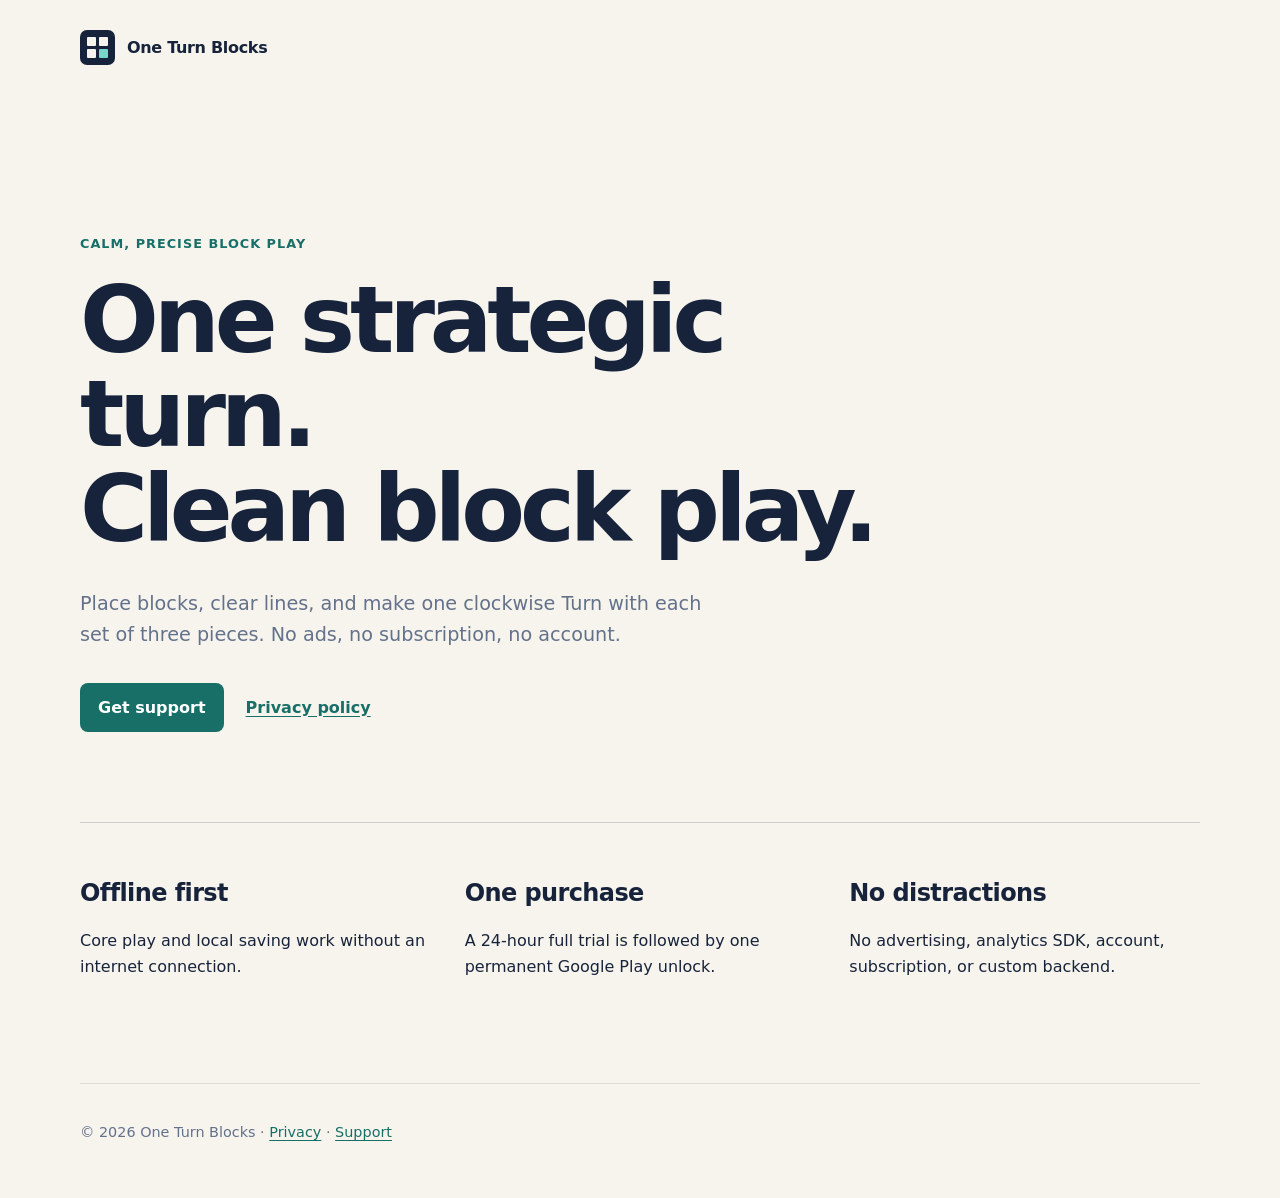
<file: index.html>
<!doctype html>
<html lang="en">
<head>
  <meta charset="utf-8">
  <meta name="viewport" content="width=device-width, initial-scale=1">
  <meta name="description" content="Privacy and support information for One Turn Blocks.">
  <title>One Turn Blocks</title>
  <link rel="stylesheet" href="styles.css">
</head>
<body>
  <header class="site-header">
    <a class="brand" href="./" aria-label="One Turn Blocks home">
      <span class="mark" aria-hidden="true"><i></i><i></i><i></i><i></i></span>
      One Turn Blocks
    </a>
  </header>
  <main>
    <section class="hero">
      <p class="eyebrow">Calm, precise block play</p>
      <h1>One strategic turn.<br>Clean block play.</h1>
      <p>Place blocks, clear lines, and make one clockwise Turn with each set of three pieces. No ads, no subscription, no account.</p>
      <nav class="actions" aria-label="Help and legal information">
        <a class="button" href="support/">Get support</a>
        <a class="text-link" href="privacy/">Privacy policy</a>
      </nav>
    </section>
    <section class="facts" aria-label="Product facts">
      <article><h2>Offline first</h2><p>Core play and local saving work without an internet connection.</p></article>
      <article><h2>One purchase</h2><p>A 24-hour full trial is followed by one permanent Google Play unlock.</p></article>
      <article><h2>No distractions</h2><p>No advertising, analytics SDK, account, subscription, or custom backend.</p></article>
    </section>
  </main>
  <footer><p>© 2026 One Turn Blocks · <a href="privacy/">Privacy</a> · <a href="support/">Support</a></p></footer>
</body>
</html>
</file>
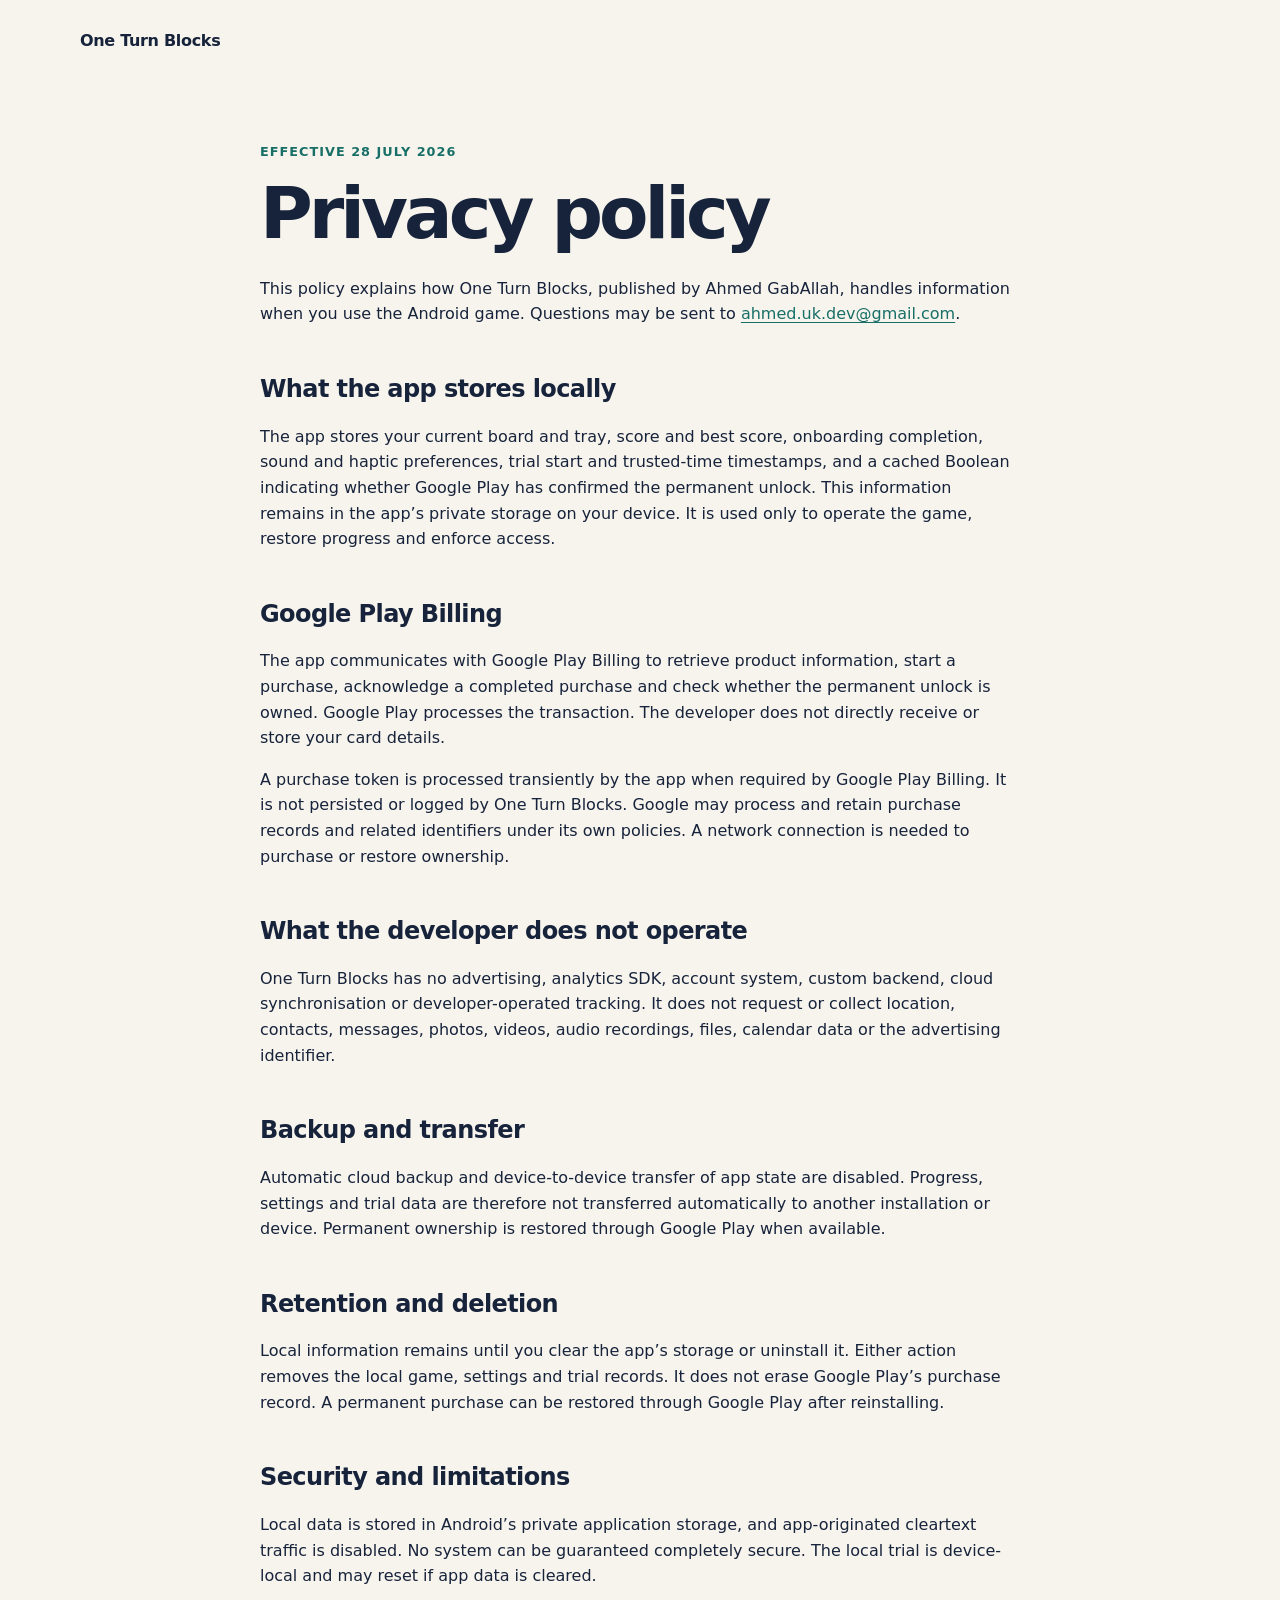
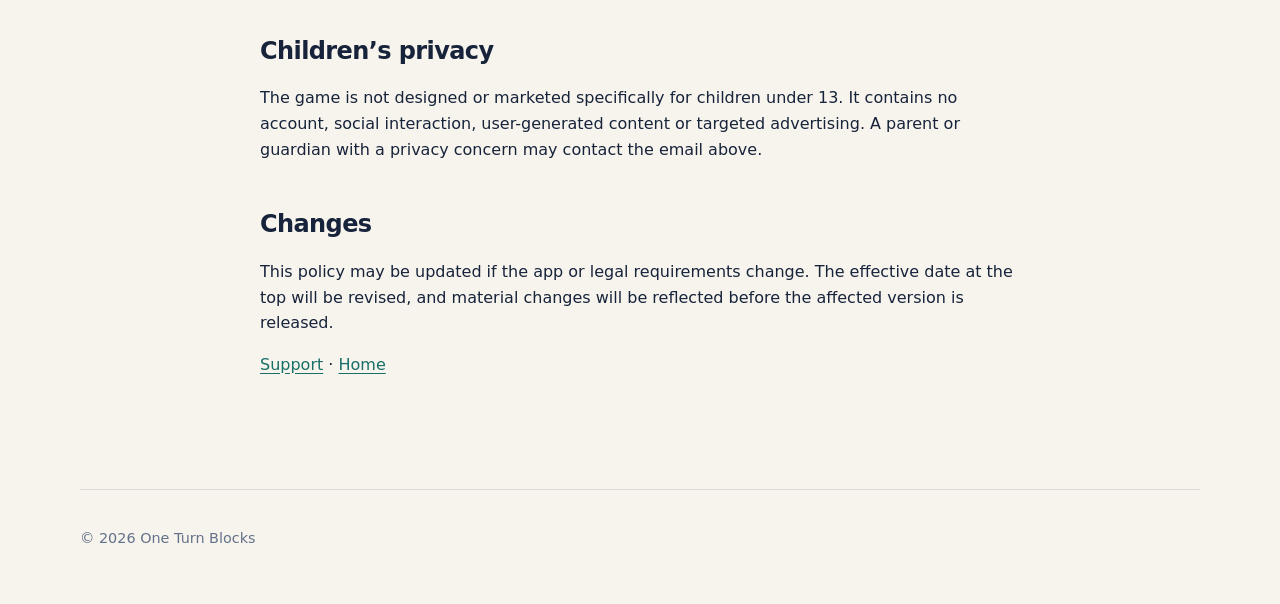
<file: privacy/index.html>
<!doctype html>
<html lang="en">
<head>
  <meta charset="utf-8">
  <meta name="viewport" content="width=device-width, initial-scale=1">
  <meta name="description" content="Privacy policy for the One Turn Blocks Android game.">
  <title>Privacy Policy · One Turn Blocks</title>
  <link rel="stylesheet" href="../styles.css">
</head>
<body>
  <header class="site-header"><a class="brand" href="../">One Turn Blocks</a></header>
  <main class="document">
    <p class="eyebrow">Effective 28 July 2026</p>
    <h1>Privacy policy</h1>
    <p>This policy explains how One Turn Blocks, published by Ahmed GabAllah, handles information when you use the Android game. Questions may be sent to <a href="mailto:ahmed.uk.dev@gmail.com">ahmed.uk.dev@gmail.com</a>.</p>

    <h2>What the app stores locally</h2>
    <p>The app stores your current board and tray, score and best score, onboarding completion, sound and haptic preferences, trial start and trusted-time timestamps, and a cached Boolean indicating whether Google Play has confirmed the permanent unlock. This information remains in the app’s private storage on your device. It is used only to operate the game, restore progress and enforce access.</p>

    <h2>Google Play Billing</h2>
    <p>The app communicates with Google Play Billing to retrieve product information, start a purchase, acknowledge a completed purchase and check whether the permanent unlock is owned. Google Play processes the transaction. The developer does not directly receive or store your card details.</p>
    <p>A purchase token is processed transiently by the app when required by Google Play Billing. It is not persisted or logged by One Turn Blocks. Google may process and retain purchase records and related identifiers under its own policies. A network connection is needed to purchase or restore ownership.</p>

    <h2>What the developer does not operate</h2>
    <p>One Turn Blocks has no advertising, analytics SDK, account system, custom backend, cloud synchronisation or developer-operated tracking. It does not request or collect location, contacts, messages, photos, videos, audio recordings, files, calendar data or the advertising identifier.</p>

    <h2>Backup and transfer</h2>
    <p>Automatic cloud backup and device-to-device transfer of app state are disabled. Progress, settings and trial data are therefore not transferred automatically to another installation or device. Permanent ownership is restored through Google Play when available.</p>

    <h2>Retention and deletion</h2>
    <p>Local information remains until you clear the app’s storage or uninstall it. Either action removes the local game, settings and trial records. It does not erase Google Play’s purchase record. A permanent purchase can be restored through Google Play after reinstalling.</p>

    <h2>Security and limitations</h2>
    <p>Local data is stored in Android’s private application storage, and app-originated cleartext traffic is disabled. No system can be guaranteed completely secure. The local trial is device-local and may reset if app data is cleared.</p>

    <h2>Children’s privacy</h2>
    <p>The game is not designed or marketed specifically for children under 13. It contains no account, social interaction, user-generated content or targeted advertising. A parent or guardian with a privacy concern may contact the email above.</p>

    <h2>Changes</h2>
    <p>This policy may be updated if the app or legal requirements change. The effective date at the top will be revised, and material changes will be reflected before the affected version is released.</p>

    <p><a href="../support/">Support</a> · <a href="../">Home</a></p>
  </main>
  <footer><p>© 2026 One Turn Blocks</p></footer>
</body>
</html>
</file>
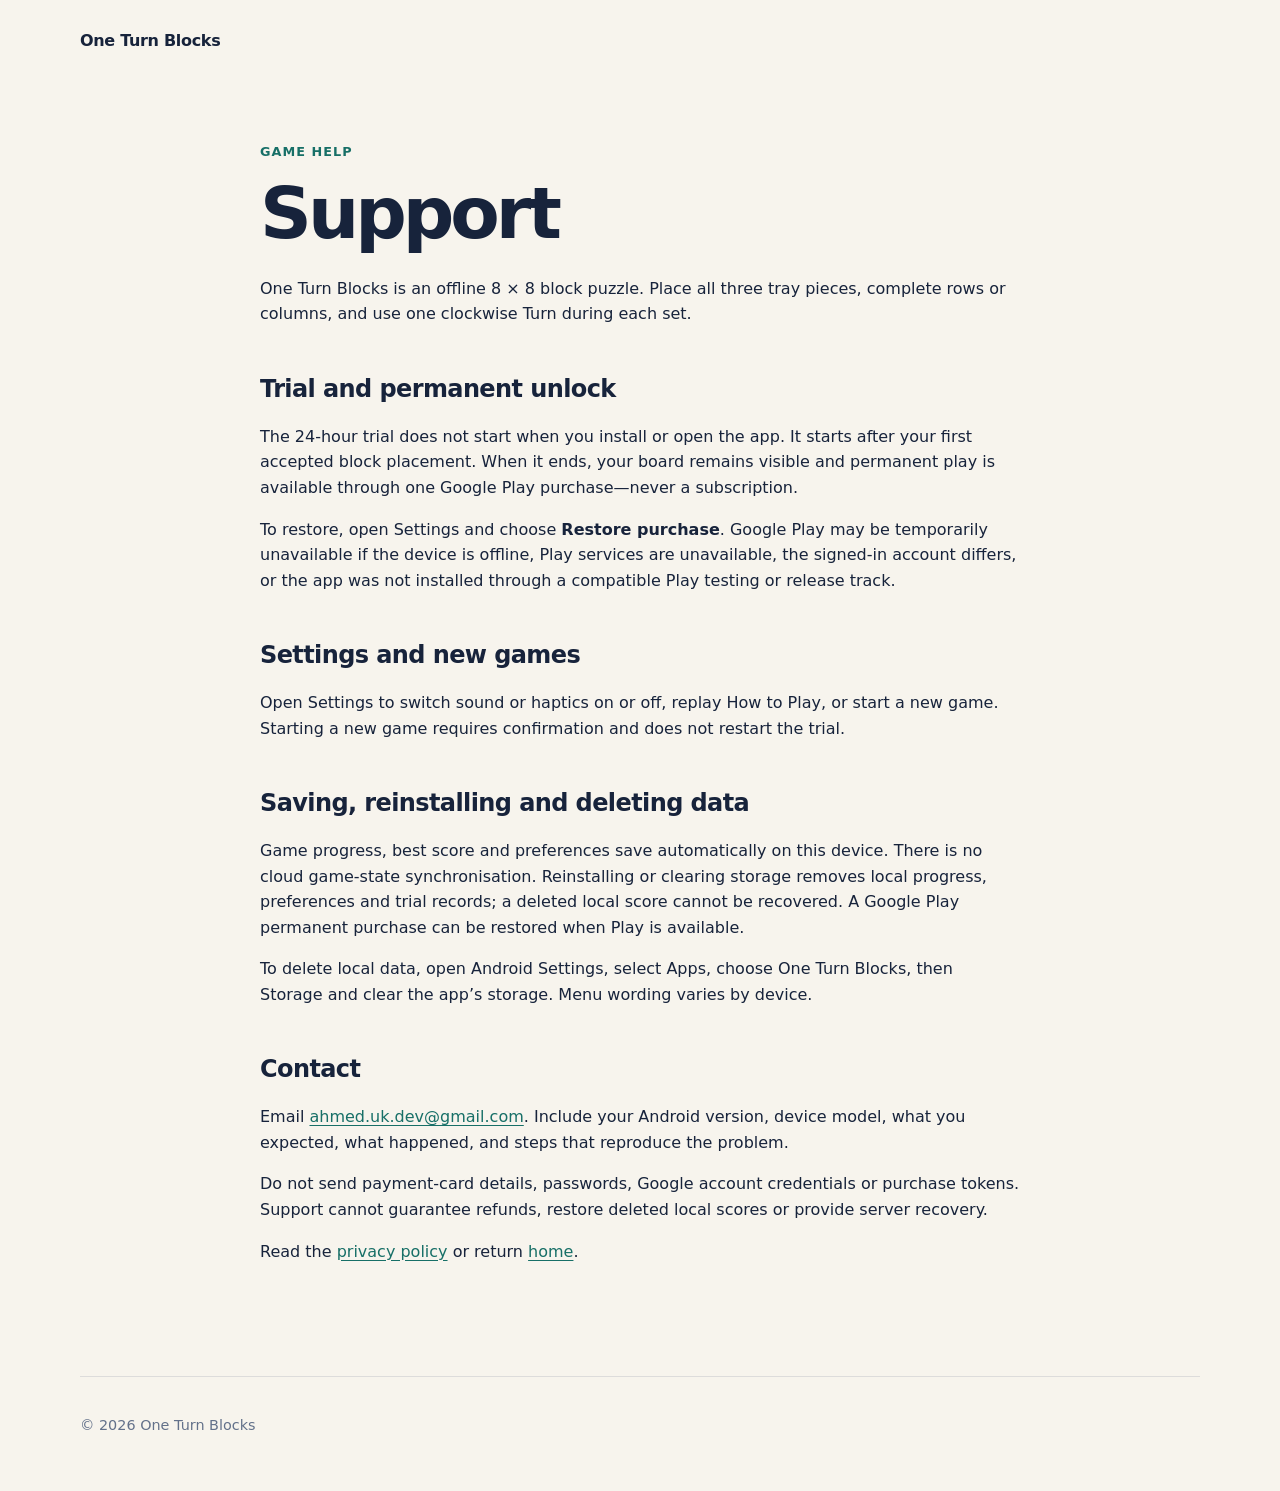
<file: support/index.html>
<!doctype html>
<html lang="en">
<head>
  <meta charset="utf-8">
  <meta name="viewport" content="width=device-width, initial-scale=1">
  <meta name="description" content="Help and support for One Turn Blocks.">
  <title>Support · One Turn Blocks</title>
  <link rel="stylesheet" href="../styles.css">
</head>
<body>
  <header class="site-header"><a class="brand" href="../">One Turn Blocks</a></header>
  <main class="document">
    <p class="eyebrow">Game help</p>
    <h1>Support</h1>
    <p>One Turn Blocks is an offline 8 × 8 block puzzle. Place all three tray pieces, complete rows or columns, and use one clockwise Turn during each set.</p>

    <h2>Trial and permanent unlock</h2>
    <p>The 24-hour trial does not start when you install or open the app. It starts after your first accepted block placement. When it ends, your board remains visible and permanent play is available through one Google Play purchase—never a subscription.</p>
    <p>To restore, open Settings and choose <strong>Restore purchase</strong>. Google Play may be temporarily unavailable if the device is offline, Play services are unavailable, the signed-in account differs, or the app was not installed through a compatible Play testing or release track.</p>

    <h2>Settings and new games</h2>
    <p>Open Settings to switch sound or haptics on or off, replay How to Play, or start a new game. Starting a new game requires confirmation and does not restart the trial.</p>

    <h2>Saving, reinstalling and deleting data</h2>
    <p>Game progress, best score and preferences save automatically on this device. There is no cloud game-state synchronisation. Reinstalling or clearing storage removes local progress, preferences and trial records; a deleted local score cannot be recovered. A Google Play permanent purchase can be restored when Play is available.</p>
    <p>To delete local data, open Android Settings, select Apps, choose One Turn Blocks, then Storage and clear the app’s storage. Menu wording varies by device.</p>

    <h2>Contact</h2>
    <p>Email <a href="mailto:ahmed.uk.dev@gmail.com">ahmed.uk.dev@gmail.com</a>. Include your Android version, device model, what you expected, what happened, and steps that reproduce the problem.</p>
    <p>Do not send payment-card details, passwords, Google account credentials or purchase tokens. Support cannot guarantee refunds, restore deleted local scores or provide server recovery.</p>

    <p>Read the <a href="../privacy/">privacy policy</a> or return <a href="../">home</a>.</p>
  </main>
  <footer><p>© 2026 One Turn Blocks</p></footer>
</body>
</html>
</file>
<file: styles.css>
:root {
  color-scheme: light dark;
  --ink: #17233b;
  --paper: #f7f4ed;
  --accent: #176f67;
  --accent-bright: #79d7c9;
  --muted: #63718a;
  --line: color-mix(in srgb, currentColor 18%, transparent);
  font-family: system-ui, -apple-system, BlinkMacSystemFont, "Segoe UI", sans-serif;
}
* { box-sizing: border-box; }
body { margin: 0; background: var(--paper); color: var(--ink); line-height: 1.6; }
a { color: var(--accent); text-underline-offset: .18em; }
.site-header, main, footer { width: min(1120px, calc(100% - 40px)); margin-inline: auto; }
.site-header { padding: 28px 0; }
.brand { display: inline-flex; align-items: center; gap: 12px; color: inherit; font-weight: 750; text-decoration: none; letter-spacing: -.02em; }
.mark { display: grid; grid-template-columns: repeat(2, 9px); gap: 3px; padding: 7px; background: var(--ink); border-radius: 7px; }
.mark i { width: 9px; height: 9px; background: var(--paper); border-radius: 1px; }
.mark i:last-child { background: var(--accent-bright); }
.hero { padding: clamp(64px, 10vw, 132px) 0 90px; max-width: 820px; }
.eyebrow { color: var(--accent); font-weight: 750; letter-spacing: .08em; text-transform: uppercase; font-size: .8rem; }
h1 { font-size: clamp(2.8rem, 8vw, 5.8rem); line-height: 1.02; letter-spacing: -.055em; margin: .2em 0 .35em; }
.document { max-width: 760px; padding: 48px 0 96px; }
.document h1 { font-size: clamp(2.5rem, 7vw, 4.5rem); }
h2 { line-height: 1.2; letter-spacing: -.025em; margin-top: 2em; }
.hero > p:not(.eyebrow) { max-width: 650px; font-size: 1.2rem; color: var(--muted); }
.actions { display: flex; gap: 22px; align-items: center; margin-top: 32px; }
.button { display: inline-block; padding: 12px 18px; border-radius: 8px; background: var(--accent); color: white; text-decoration: none; font-weight: 700; }
.text-link { font-weight: 700; }
.facts { border-top: 1px solid var(--line); display: grid; grid-template-columns: repeat(3, 1fr); gap: 34px; padding: 56px 0 88px; }
.facts h2 { margin-top: 0; }
footer { border-top: 1px solid var(--line); padding: 22px 0 40px; color: var(--muted); font-size: .9rem; }
@media (max-width: 720px) {
  .facts { grid-template-columns: 1fr; }
  .actions { align-items: flex-start; flex-direction: column; }
}
@media (prefers-color-scheme: dark) {
  body { background: #101827; color: #f7f4ed; }
  a, .eyebrow { color: var(--accent-bright); }
  .hero > p:not(.eyebrow), footer { color: #b5bfd0; }
  .button { background: var(--accent-bright); color: #101827; }
  .mark { background: #f7f4ed; }
  .mark i { background: #17233b; }
  .mark i:last-child { background: var(--accent); }
}
</file>
